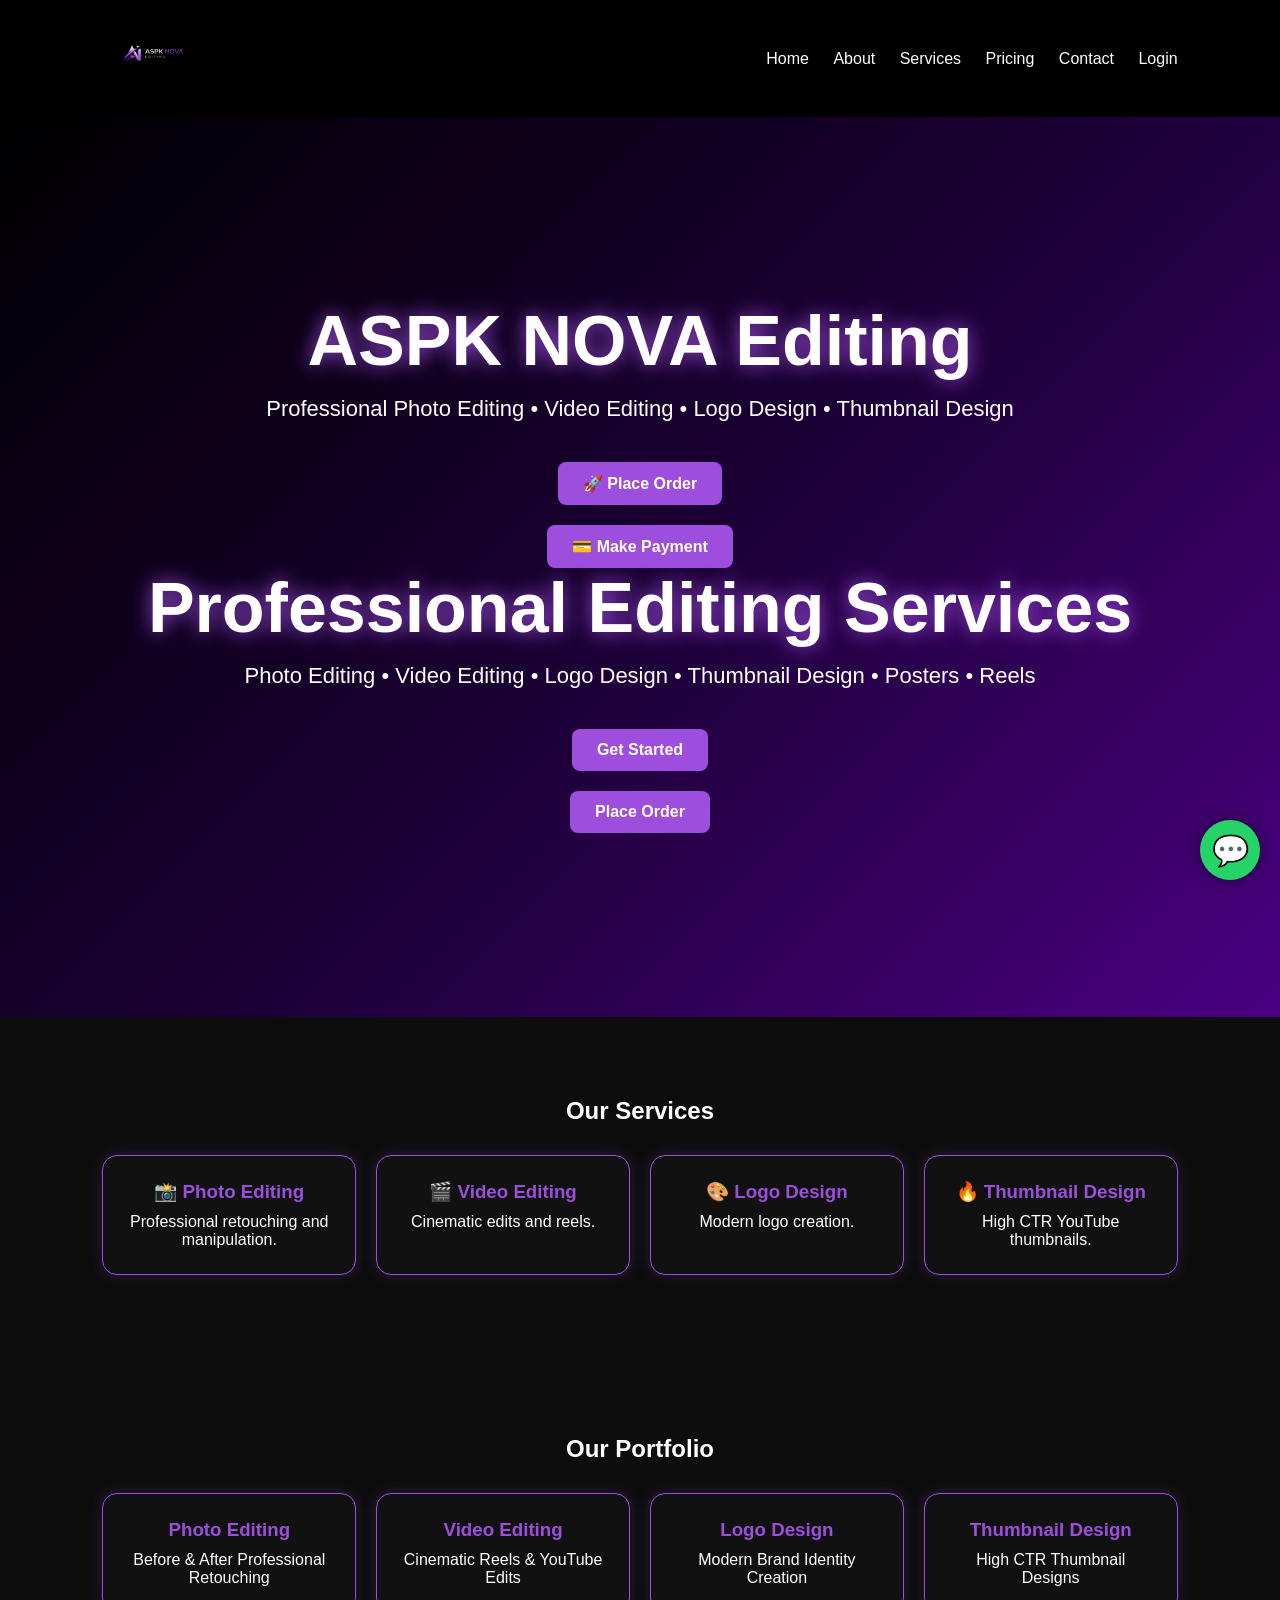
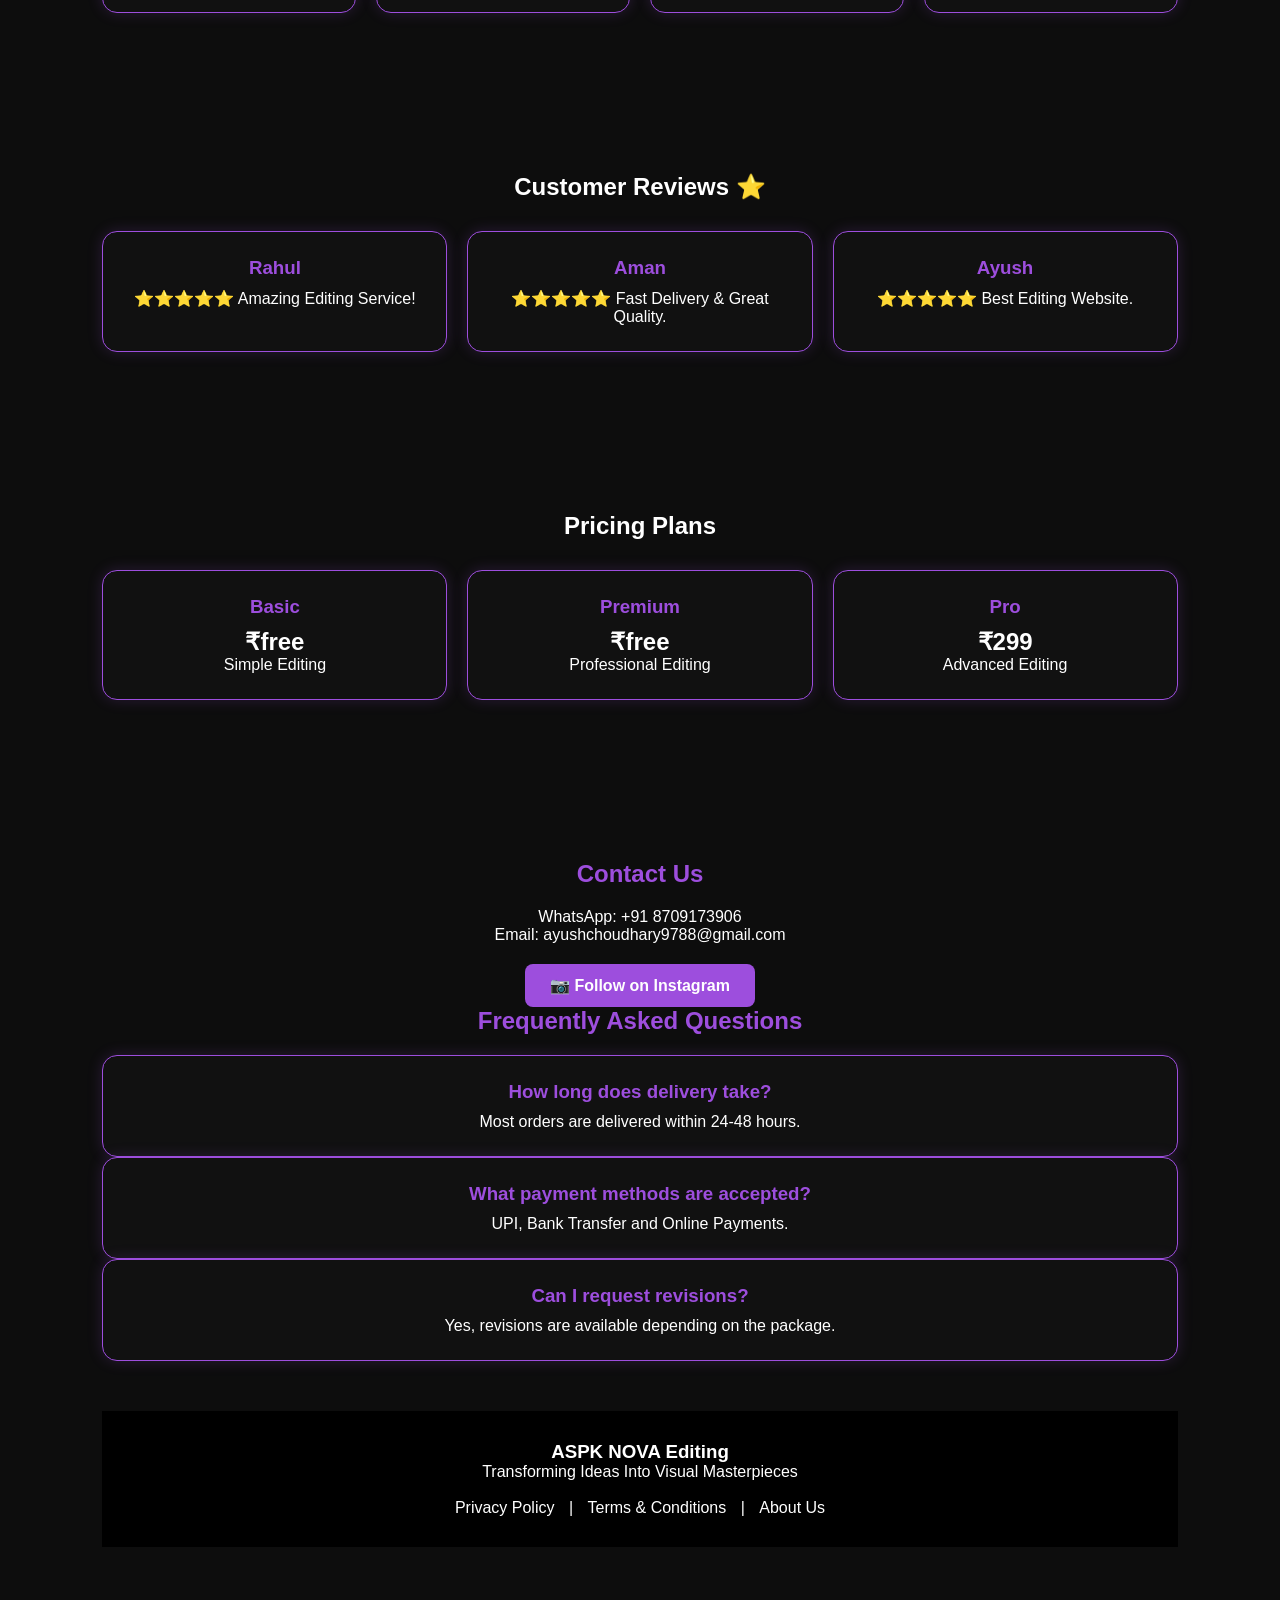
<file: index.html>
<!DOCTYPE html>
<html lang="en">
<head>
  <meta name="google-site-verification" content="Mg0mHL5U8FHJQRLEEWdFrYGOrd74W2OLnGnYJLzUnnE" />
<meta charset="UTF-8">
<meta name="viewport" content="width=device-width, initial-scale=1.0">
<title>ASPK NOVA Editing</title>
<link rel="stylesheet" href="css/style.css">
</head>

<body>

<a href="https://wa.me/918709173906" class="whatsapp-btn">💬</a>

<header>

<div class="logo">
<img src="images/logo.png" alt="ASPK NOVA Editing Logo">
</div>

<nav>
<a href="#">Home</a>
<a href="about.html">About</a>
<a href="#">Services</a>
<a href="#">Pricing</a>
<a href="#">Contact</a>
<a href="login.html">Login</a>
</nav>

</header>

<section class="hero">
<h1>ASPK NOVA Editing</h1>

<p>
Professional Photo Editing • Video Editing • Logo Design • Thumbnail Design
</p>

<a href="upload.html" class="btn">🚀 Place Order</a>

<a href="payment.html" class="btn">💳 Make Payment</a>

<h1>Professional Editing Services</h1>

<p>
Photo Editing • Video Editing • Logo Design • Thumbnail Design • Posters • Reels
</p>

<a href="signup.html" class="btn">Get Started</a>
<a href="upload.html" class="btn">Place Order</a>

</section>

<section class="services">

<h2>Our Services</h2>

<div class="cards">

<div class="card">
<h3>📸 Photo Editing</h3>
<p>Professional retouching and manipulation.</p>
</div>

<div class="card">
<h3>🎬 Video Editing</h3>
<p>Cinematic edits and reels.</p>
</div>

<div class="card">
<h3>🎨 Logo Design</h3>
<p>Modern logo creation.</p>
</div>

<div class="card">
<h3>🔥 Thumbnail Design</h3>
<p>High CTR YouTube thumbnails.</p>
</div>

</div>

</section>

<section class="portfolio">

<h2>Our Portfolio</h2>

<div class="cards">

<div class="card">
<h3>Photo Editing</h3>
<p>Before & After Professional Retouching</p>
</div>

<div class="card">
<h3>Video Editing</h3>
<p>Cinematic Reels & YouTube Edits</p>
</div>

<div class="card">
<h3>Logo Design</h3>
<p>Modern Brand Identity Creation</p>
</div>

<div class="card">
<h3>Thumbnail Design</h3>
<p>High CTR Thumbnail Designs</p>
</div>

</div>

</section>

<section class="reviews">

<h2>Customer Reviews ⭐</h2>

<div class="cards">

<div class="card">
<h3>Rahul</h3>
<p>⭐⭐⭐⭐⭐ Amazing Editing Service!</p>
</div>

<div class="card">
<h3>Aman</h3>
<p>⭐⭐⭐⭐⭐ Fast Delivery & Great Quality.</p>
</div>

<div class="card">
<h3>Ayush</h3>
<p>⭐⭐⭐⭐⭐ Best Editing Website.</p>
</div>

</div>

</section>

<section class="pricing">

<h2>Pricing Plans</h2>

<div class="cards">

<div class="card">
<h3>Basic</h3>
<h1>₹free</h1>
<p>Simple Editing</p>
</div>

<div class="card">
<h3>Premium</h3>
<h1>₹free</h1>
<p>Professional Editing</p>
</div>

<div class="card">
<h3>Pro</h3>
<h1>₹299</h1>
<p>Advanced Editing</p>
</div>

</div>

</section>

<section class="contact">
<h2>Contact Us</h2>
<p>WhatsApp: +91 8709173906</p>
<p>Email: ayushchoudhary9788@gmail.com</p>
  <a href="https://instagram.com/_ayush_choudhary_ji" class="btn">
📷 Follow on Instagram
</a>
  <section class="faq">

<h2>Frequently Asked Questions</h2>

<div class="card">
<h3>How long does delivery take?</h3>
<p>Most orders are delivered within 24-48 hours.</p>
</div>

<div class="card">
<h3>What payment methods are accepted?</h3>
<p>UPI, Bank Transfer and Online Payments.</p>
</div>

<div class="card">
<h3>Can I request revisions?</h3>
<p>Yes, revisions are available depending on the package.</p>
</div>

</section>

<footer>

<h3>ASPK NOVA Editing</h3>

<p>Transforming Ideas Into Visual Masterpieces</p>

<br>

<p>
<a href="privacy.html">Privacy Policy</a> |
<a href="terms.html">Terms & Conditions</a> |
<a href="about.html">About Us</a>
</p>

</footer>


</body>
</html>
</file>
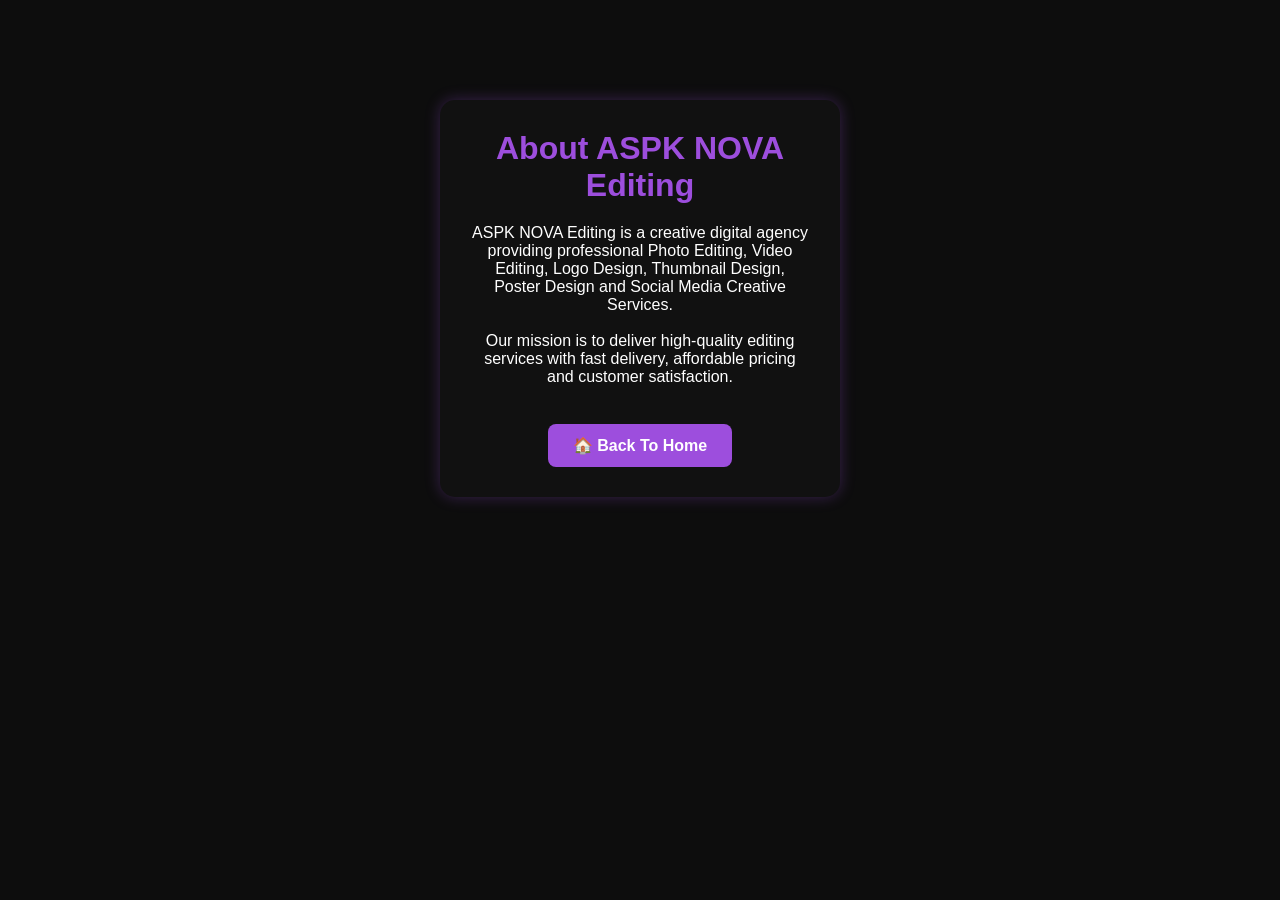
<file: about.html>
<!DOCTYPE html>

<html lang="en">
<head>
<meta charset="UTF-8">
<meta name="viewport" content="width=device-width, initial-scale=1.0">
<title>About Us - ASPK NOVA Editing</title>
<link rel="stylesheet" href="css/style.css">
</head>

<body>

<div class="login-box">

<h1>About ASPK NOVA Editing</h1>

<p>
ASPK NOVA Editing is a creative digital agency providing professional
Photo Editing, Video Editing, Logo Design, Thumbnail Design, Poster Design
and Social Media Creative Services.
</p>

<br>

<p>
Our mission is to deliver high-quality editing services with fast delivery,
affordable pricing and customer satisfaction.
</p>

<br>

<a href="index.html" class="btn">🏠 Back To Home</a>

</div>

</body>
</html>
</file>
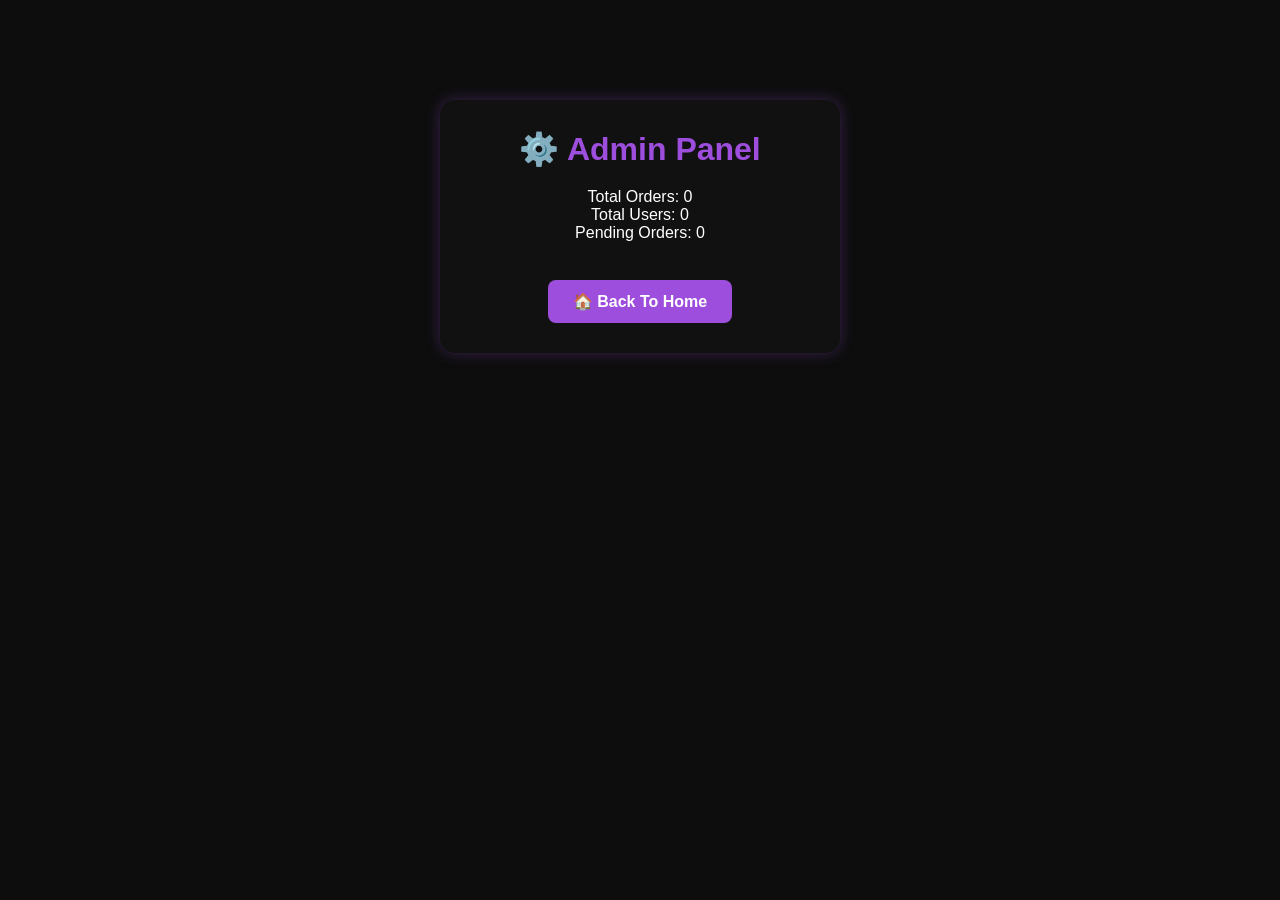
<file: admin.html>
<!DOCTYPE html>

<html lang="en">
<head>
<meta charset="UTF-8">
<meta name="viewport" content="width=device-width, initial-scale=1.0">
<title>Admin Panel - ASPK NOVA Editing</title>
<link rel="stylesheet" href="css/style.css">
</head>

<body>

<div class="login-box">

<h1>⚙️ Admin Panel</h1>

<p>Total Orders: 0</p>
<p>Total Users: 0</p>
<p>Pending Orders: 0</p>

<br>

<a href="index.html" class="btn">🏠 Back To Home</a>

</div>

</body>
</html>
</file>
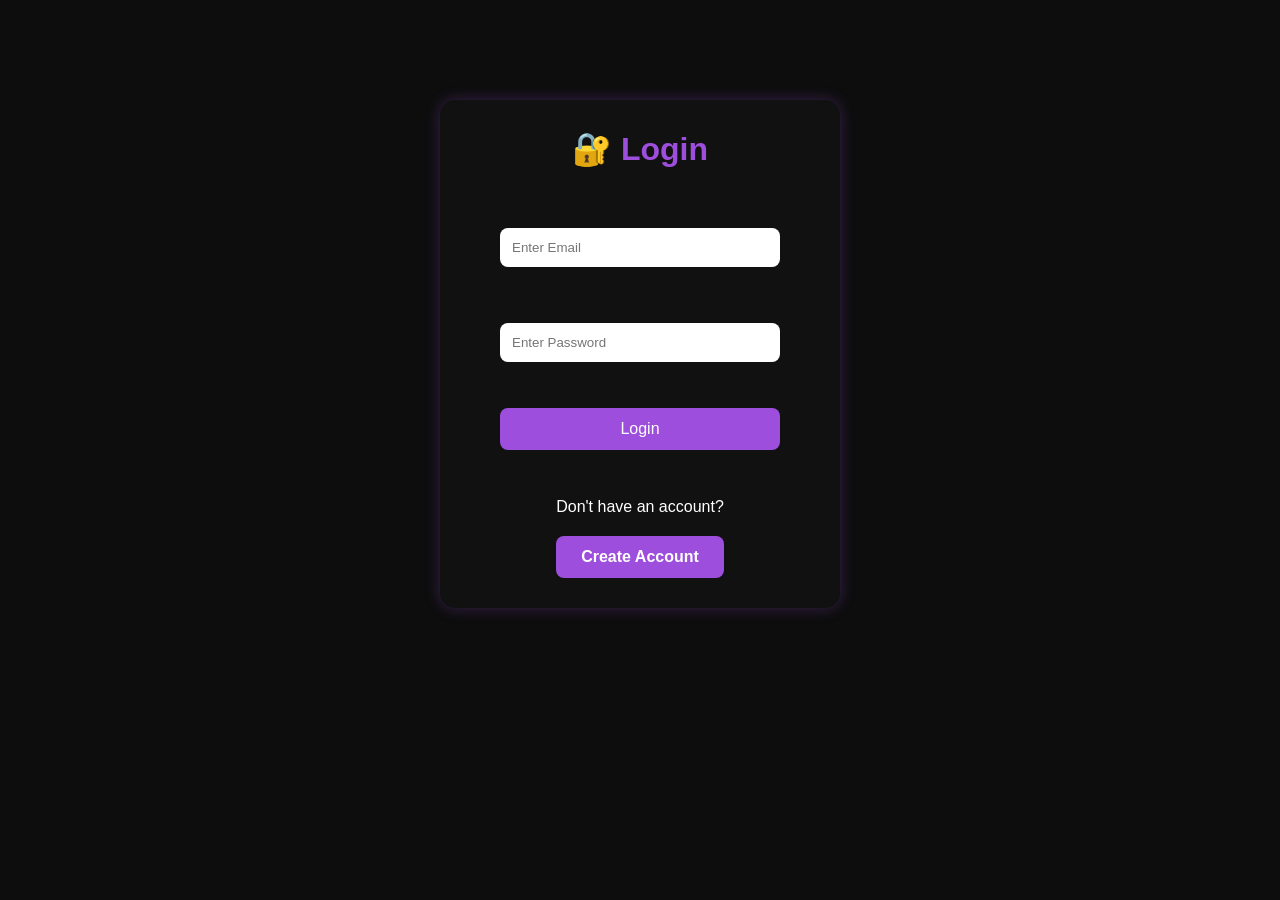
<file: login.html>
<!DOCTYPE html>
<html lang="en">
<head>
<meta charset="UTF-8">
<meta name="viewport" content="width=device-width, initial-scale=1.0">
<title>Login - ASPK NOVA Editing</title>
<link rel="stylesheet" href="css/style.css">
</head>

<body>

<div class="login-box">

<h1>🔐 Login</h1>

<form>

<input type="email" placeholder="Enter Email" required>

<br><br>

<input type="password" placeholder="Enter Password" required>

<br><br>

<button type="submit">Login</button>

</form>

<br>

<p>Don't have an account?</p>

<a href="signup.html" class="btn">Create Account</a>

</div>

</body>
</html>
</file>
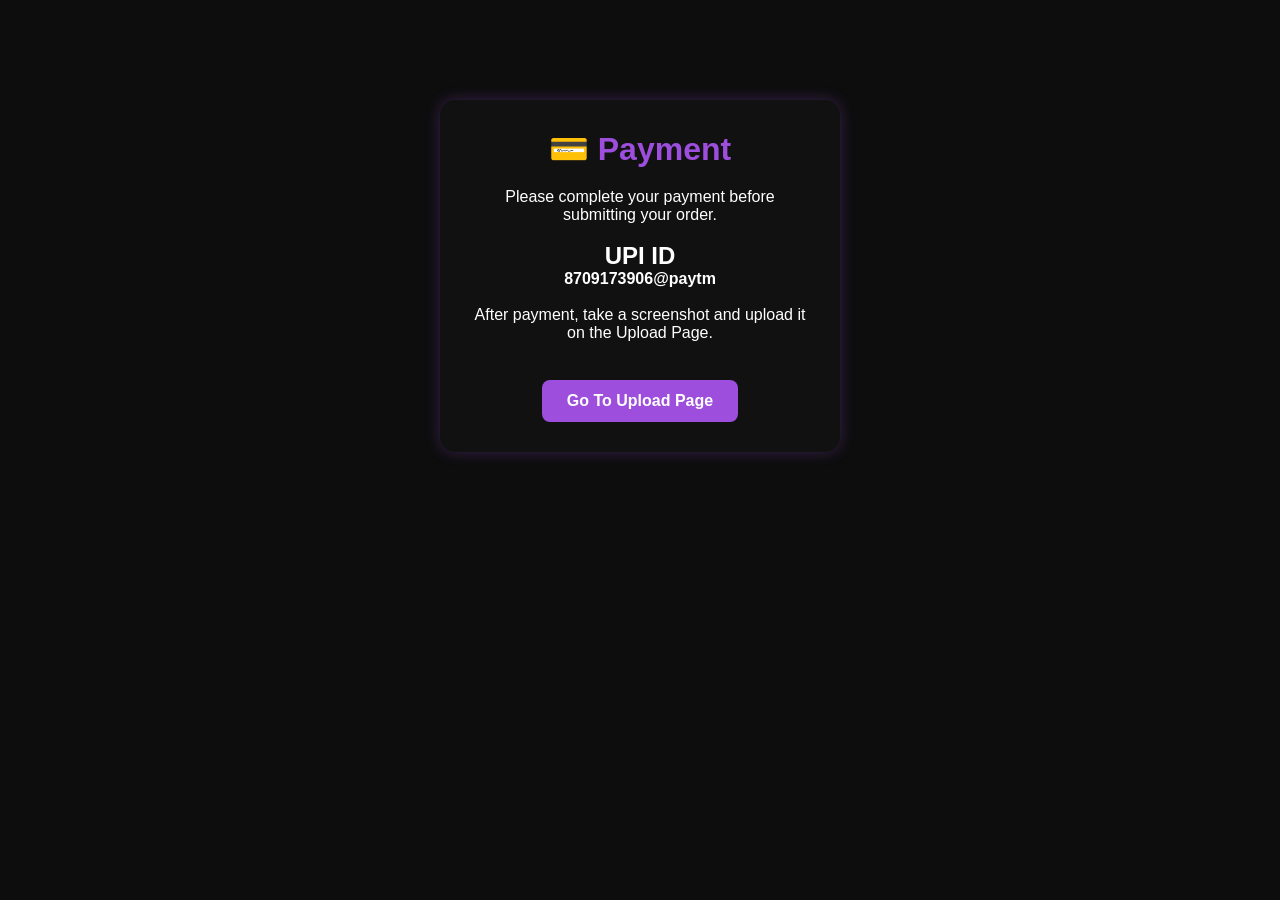
<file: payment.html>
<!DOCTYPE html>
<html lang="en">
<head>
<meta charset="UTF-8">
<meta name="viewport" content="width=device-width, initial-scale=1.0">
<title>Payment - ASPK NOVA Editing</title>
<link rel="stylesheet" href="css/style.css">
</head>

<body>

<div class="login-box">

<h1>💳 Payment</h1>

<p>Please complete your payment before submitting your order.</p>

<br>

<h2>UPI ID</h2>

<p><b>8709173906@paytm</b></p>

<br>

<p>After payment, take a screenshot and upload it on the Upload Page.</p>

<br>

<a href="upload.html" class="btn">Go To Upload Page</a>

</div>

</body>
</html>
</file>
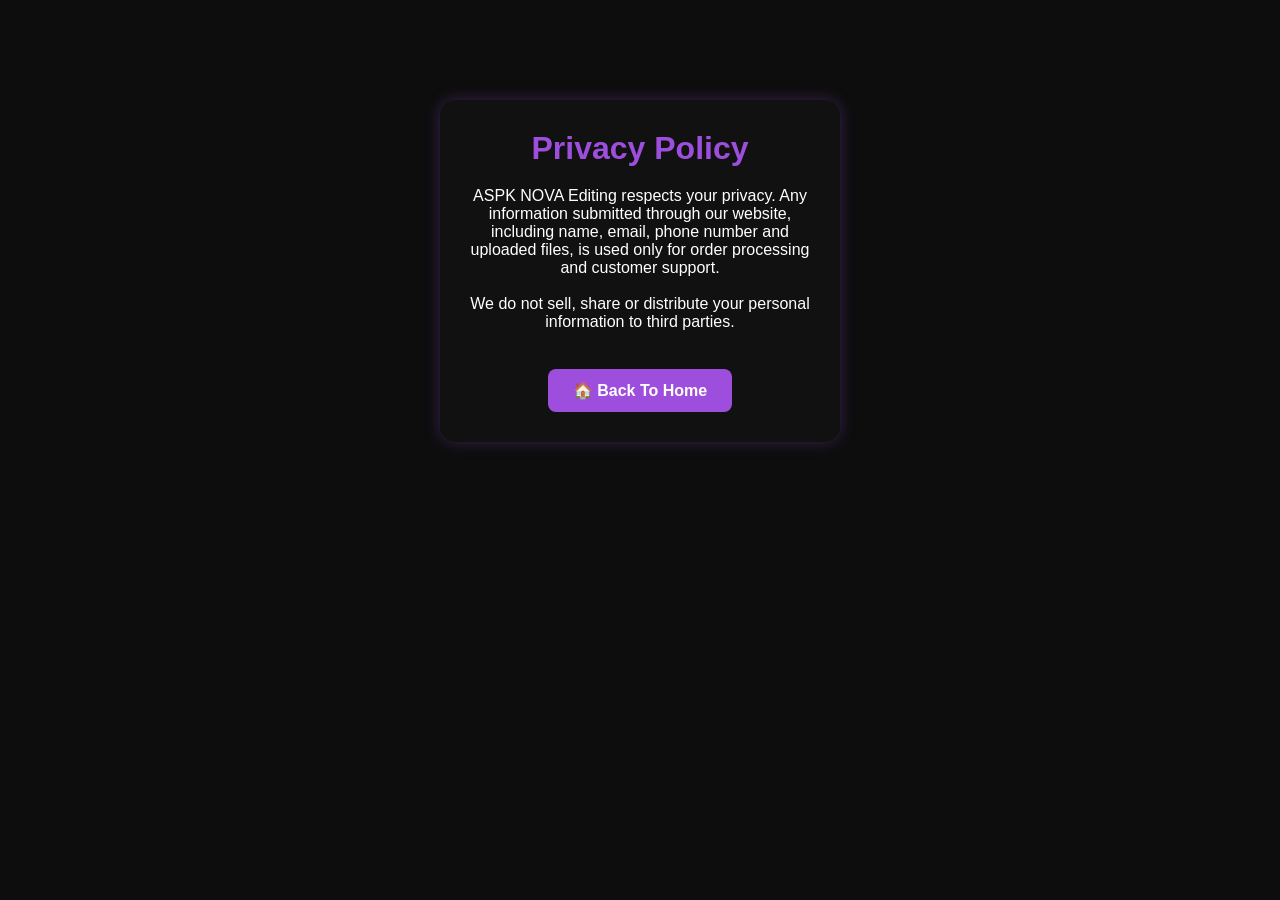
<file: privacy.html>
<!DOCTYPE html>

<html lang="en">
<head>
<meta charset="UTF-8">
<meta name="viewport" content="width=device-width, initial-scale=1.0">
<title>Privacy Policy - ASPK NOVA Editing</title>
<link rel="stylesheet" href="css/style.css">
</head>

<body>

<div class="login-box">

<h1>Privacy Policy</h1>

<p>
ASPK NOVA Editing respects your privacy. Any information submitted through
our website, including name, email, phone number and uploaded files,
is used only for order processing and customer support.
</p>

<br>

<p>
We do not sell, share or distribute your personal information to third parties.
</p>

<br>

<a href="index.html" class="btn">🏠 Back To Home</a>

</div>

</body>
</html>
</file>
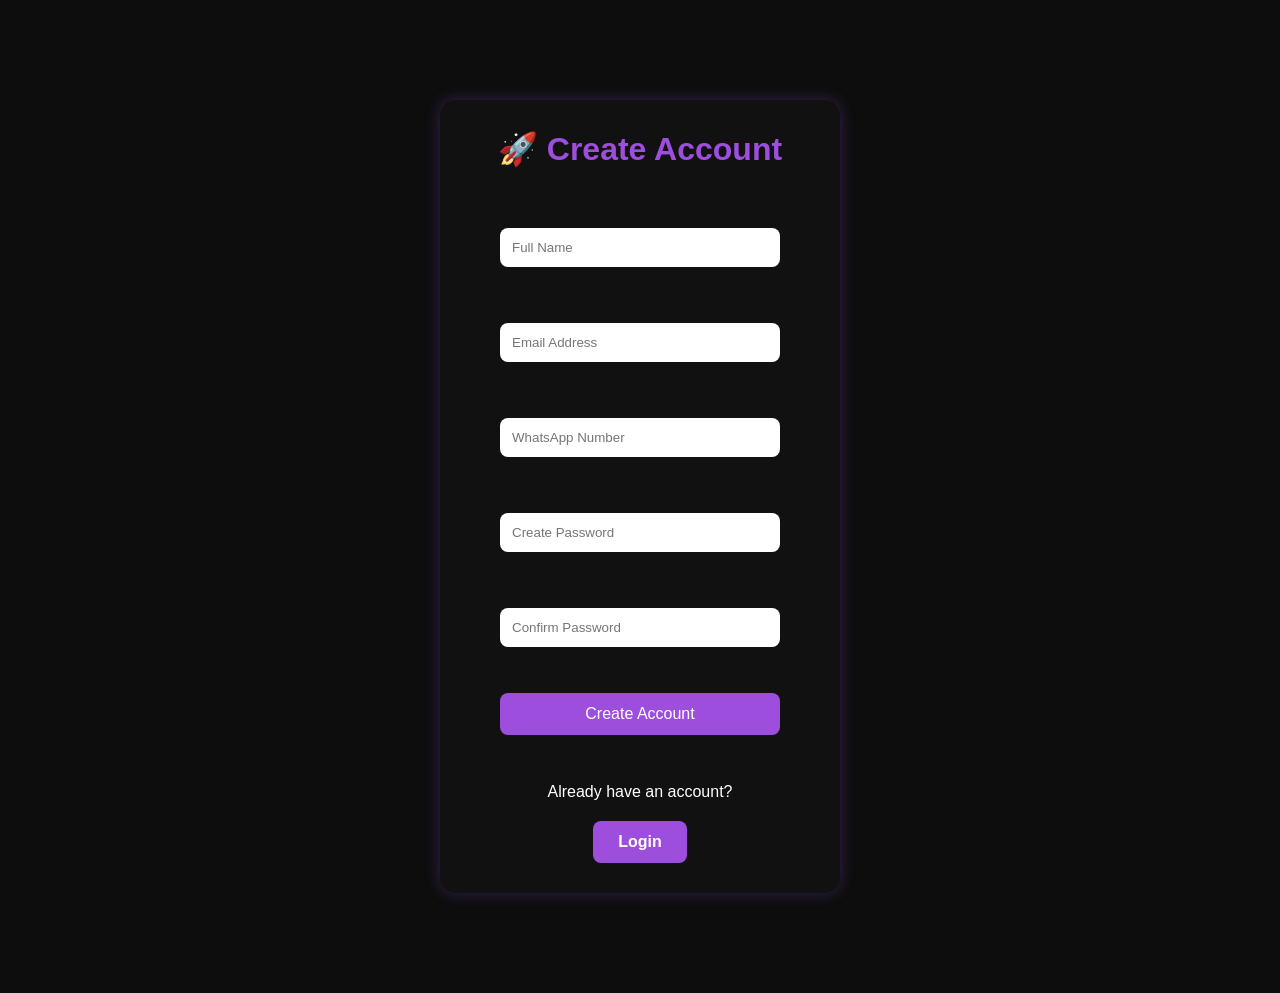
<file: signup.html>
<!DOCTYPE html>
<html lang="en">
<head>
<meta charset="UTF-8">
<meta name="viewport" content="width=device-width, initial-scale=1.0">
<title>Sign Up - ASPK NOVA Editing</title>
<link rel="stylesheet" href="css/style.css">
</head>

<body>

<div class="login-box">

<h1>🚀 Create Account</h1>

<form>

<input type="text" placeholder="Full Name" required>

<br><br>

<input type="email" placeholder="Email Address" required>

<br><br>

<input type="tel" placeholder="WhatsApp Number" required>

<br><br>

<input type="password" placeholder="Create Password" required>

<br><br>

<input type="password" placeholder="Confirm Password" required>

<br><br>

<button type="submit">Create Account</button>

</form>

<br>

<p>Already have an account?</p>

<a href="login.html" class="btn">Login</a>

</div>

</body>
</html>
</file>
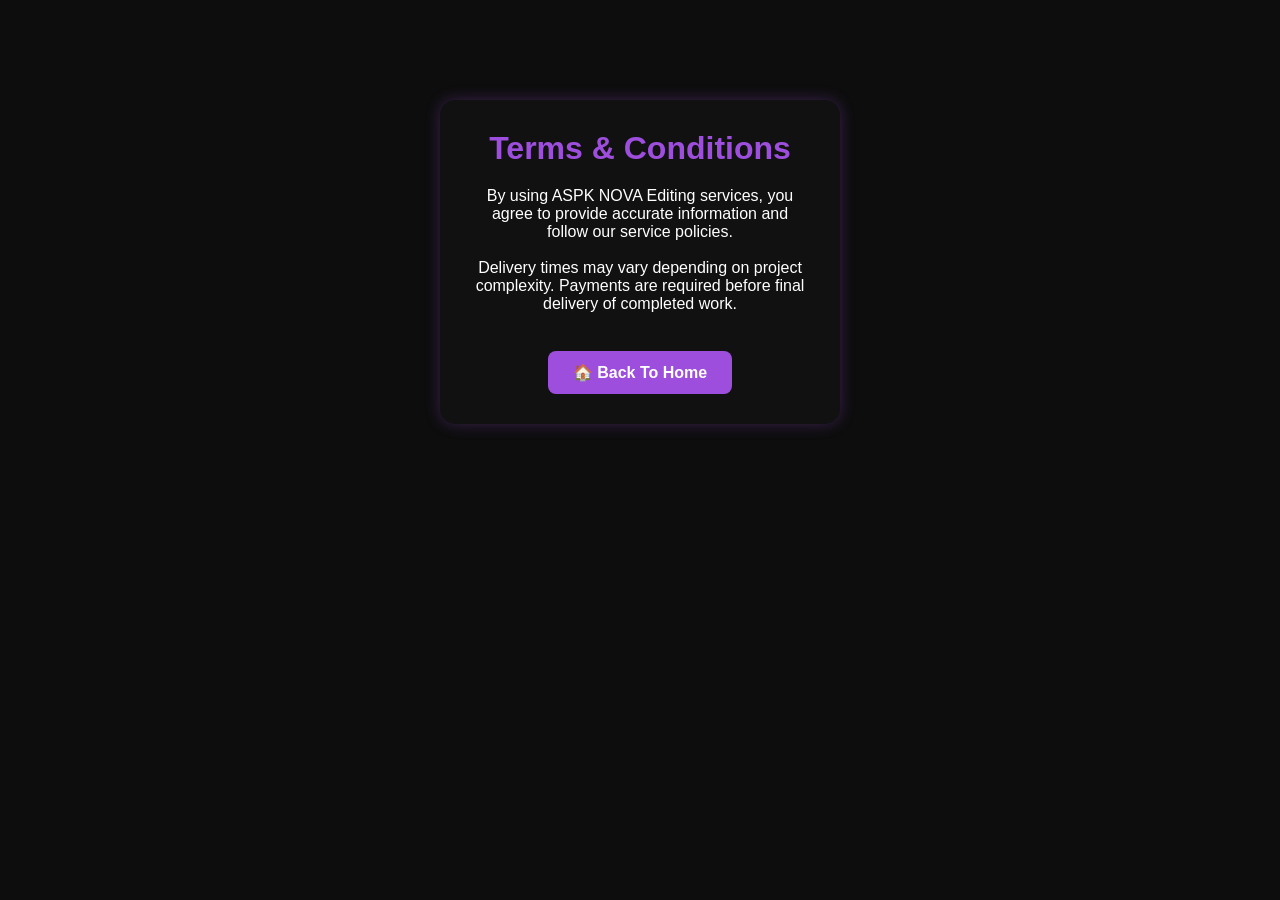
<file: terms.html>
<!DOCTYPE html>

<html lang="en">
<head>
<meta charset="UTF-8">
<meta name="viewport" content="width=device-width, initial-scale=1.0">
<title>Terms & Conditions - ASPK NOVA Editing</title>
<link rel="stylesheet" href="css/style.css">
</head>

<body>

<div class="login-box">

<h1>Terms & Conditions</h1>

<p>
By using ASPK NOVA Editing services, you agree to provide accurate information
and follow our service policies.
</p>

<br>

<p>
Delivery times may vary depending on project complexity. Payments are required
before final delivery of completed work.
</p>

<br>

<a href="index.html" class="btn">🏠 Back To Home</a>

</div>

</body>
</html>
</file>
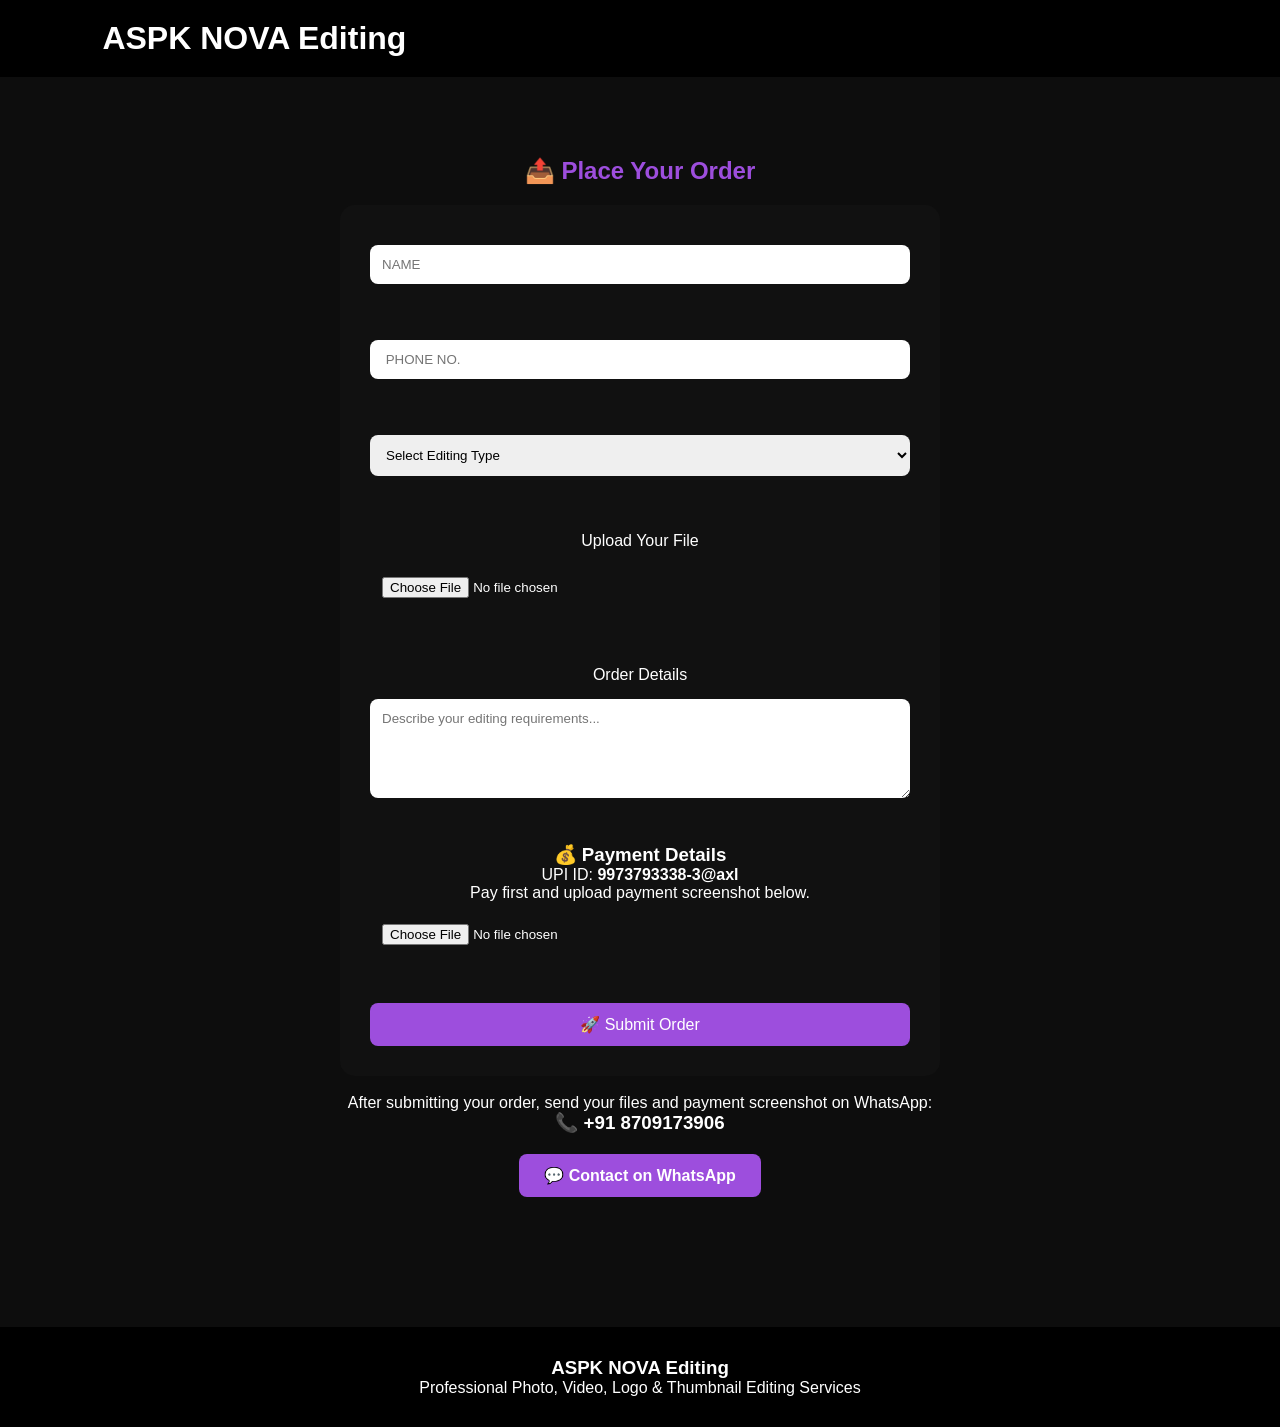
<file: upload.html>
<!DOCTYPE html>
<html lang="en">
<head>
<meta charset="UTF-8">
<meta name="viewport" content="width=device-width, initial-scale=1.0">
<title>Upload Order - ASPK NOVA Editing</title>
<link rel="stylesheet" href="css/style.css">
</head>

<body>

<header>
    <h1>ASPK NOVA Editing</h1>
</header>

<section class="contact">

<h2>📤 Place Your Order</h2>

<form>

<input type="text" placeholder="NAME " required>

<br><br>

<input type="tel" placeholder=" PHONE NO." required>

<br><br>

<select required>
<option value="">Select Editing Type</option>
<option>📸 Photo Editing</option>
<option>🎬 Video Editing</option>
<option>🎨 Logo Design</option>
<option>🔥 Thumbnail Design</option>
<option>📄 Poster Design</option>
<option>📱 Reel Editing</option>
</select>

<br><br>

<label>Upload Your File</label>
<input type="file" required>

<br><br>

<label>Order Details</label>
<textarea placeholder="Describe your editing requirements..." rows="5"></textarea>

<br><br>

<h3>💰 Payment Details</h3>

<p>
UPI ID: <b>9973793338-3@axl</b>
</p>

<p>
Pay first and upload payment screenshot below.
</p>

<input type="file" accept="image/*">

<br><br>

<button type="submit">🚀 Submit Order</button>

</form>

<br>

<p>
After submitting your order, send your files and payment screenshot on WhatsApp:
</p>

<h3>📞 +91 8709173906</h3>

<a href="https://wa.me/918709173906" class="btn">
💬 Contact on WhatsApp
</a>

</section>

<footer>
<h3>ASPK NOVA Editing</h3>
<p>Professional Photo, Video, Logo & Thumbnail Editing Services</p>
</footer>

</body>
</html>
</file>
<file: css/style.css>
*{
margin:0;
padding:0;
box-sizing:border-box;
font-family:Arial,sans-serif;
}

body{
background:#0d0d0d;
color:white;
}

header{
display:flex;
justify-content:space-between;
align-items:center;
padding:20px 8%;
background:black;
}

.logo{
font-size:28px;
font-weight:bold;
color:#9d4edd;
}

nav a{
color:white;
text-decoration:none;
margin-left:20px;
}

.hero{
height:90vh;
display:flex;
flex-direction:column;
justify-content:center;
align-items:center;
text-align:center;
padding:20px;
background:linear-gradient(to bottom,#000,#111);
}

.hero h1{
font-size:60px;
color:#9d4edd;
}

.hero p{
margin-top:15px;
font-size:20px;
}

.btn{
margin-top:20px;
padding:12px 30px;
background:#9d4edd;
color:white;
text-decoration:none;
border-radius:30px;
}

.services,
.pricing{
padding:80px 8%;
text-align:center;
}

.cards{
display:grid;
grid-template-columns:repeat(auto-fit,minmax(250px,1fr));
gap:20px;
margin-top:30px;
}

.card{
background:#1a1a1a;
padding:25px;
border-radius:15px;
transition:0.3s;
}

.card:hover{
transform:translateY(-10px);
}

.card h3{
color:#9d4edd;
margin-bottom:10px;
}

footer{
background:black;
padding:30px;
text-align:center;
margin-top:50px;
}
.btn:hover{
background:#b66dff;
transform:scale(1.05);
transition:0.3s;
}
.btn:hover{
background:#b66dff;
transform:scale(1.05);
transition:0.3s;
}
.upload-container{
width:90%;
max-width:700px;
margin:50px auto;
background:#1a1a1a;
padding:30px;
border-radius:15px;
}

.upload-container h1{
text-align:center;
color:#9d4edd;
margin-bottom:20px;
}

form{
display:flex;
flex-direction:column;
}

label{
margin-top:10px;
margin-bottom:5px;
}

input,
select,
textarea{
padding:12px;
border:none;
border-radius:10px;
margin-bottom:10px;
}

button{
padding:12px;
border:none;
border-radius:10px;
background:#9d4edd;
color:white;
font-size:16px;
cursor:pointer;
}

button:hover{
background:#b66dff;
}
.portfolio,
.reviews{
padding:80px 8%;
text-align:center;
}

.whatsapp-btn{
position:fixed;
bottom:20px;
right:20px;
width:60px;
height:60px;
background:#25D366;
color:white;
font-size:30px;
text-decoration:none;
display:flex;
justify-content:center;
align-items:center;
border-radius:50%;
box-shadow:0 0 15px rgba(0,0,0,0.5);
}
.contact{
padding:80px 8%;
text-align:center;
}

.contact h2{
color:#9d4edd;
margin-bottom:20px;
}
.logo img{
    height:70px;
    width:auto;
}
.btn{
    display:inline-block;
    padding:12px 25px;
    background:#9d4edd;
    color:white;
    text-decoration:none;
    border-radius:8px;
    margin-top:20px;
    font-weight:bold;
}

.btn:hover{
    background:#b66dff;
}
input,
select,
textarea{
width:80%;
padding:12px;
border:none;
border-radius:8px;
margin-top:10px;
}

button{
padding:12px 25px;
border:none;
border-radius:8px;
background:#9d4edd;
color:white;
font-size:16px;
cursor:pointer;
}

button:hover{
background:#b66dff;
}
form{
max-width:600px;
margin:auto;
background:#111;
padding:30px;
border-radius:15px;
}

input,
select,
textarea{
width:100%;
padding:12px;
margin-top:10px;
border:none;
border-radius:8px;
}

button{
padding:12px 25px;
background:#9d4edd;
color:white;
border:none;
border-radius:8px;
cursor:pointer;
}

button:hover{
background:#b66dff;
}
.login-box{
max-width:400px;
margin:100px auto;
background:#111;
padding:30px;
border-radius:15px;
text-align:center;
box-shadow:0 0 15px rgba(157,78,221,0.3);
}

.login-box h1{
color:#9d4edd;
margin-bottom:20px;
}
.hero{
height:100vh;
display:flex;
flex-direction:column;
justify-content:center;
align-items:center;
text-align:center;
background:linear-gradient(135deg,#000000,#1a0033,#4b0082);
}

.hero h1{
font-size:70px;
color:#ffffff;
text-shadow:0 0 20px #9d4edd;
}

.hero p{
font-size:22px;
margin-top:15px;
margin-bottom:20px;
}

.card{
background:#111;
border:1px solid #9d4edd;
box-shadow:0 0 15px rgba(157,78,221,0.2);
}
footer a{
color:white;
text-decoration:none;
margin:0 10px;
}

footer a:hover
</file>
